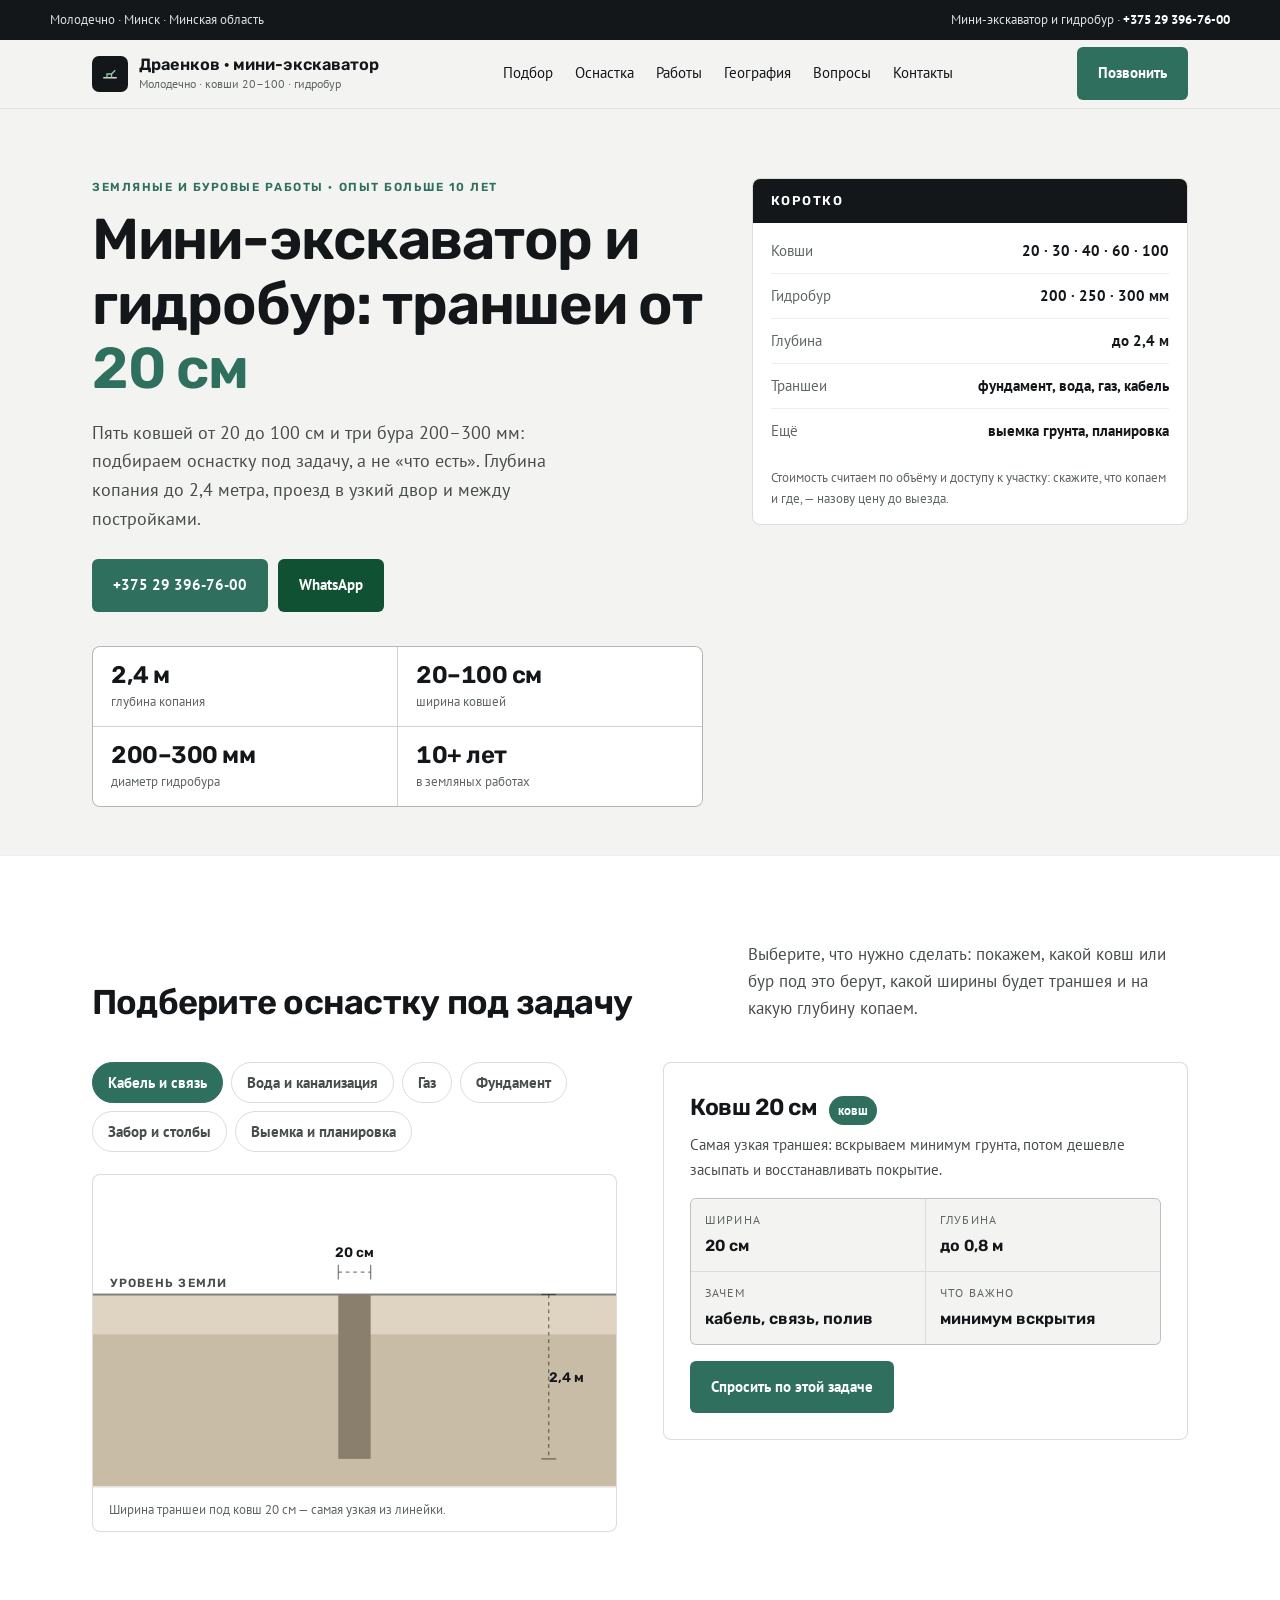
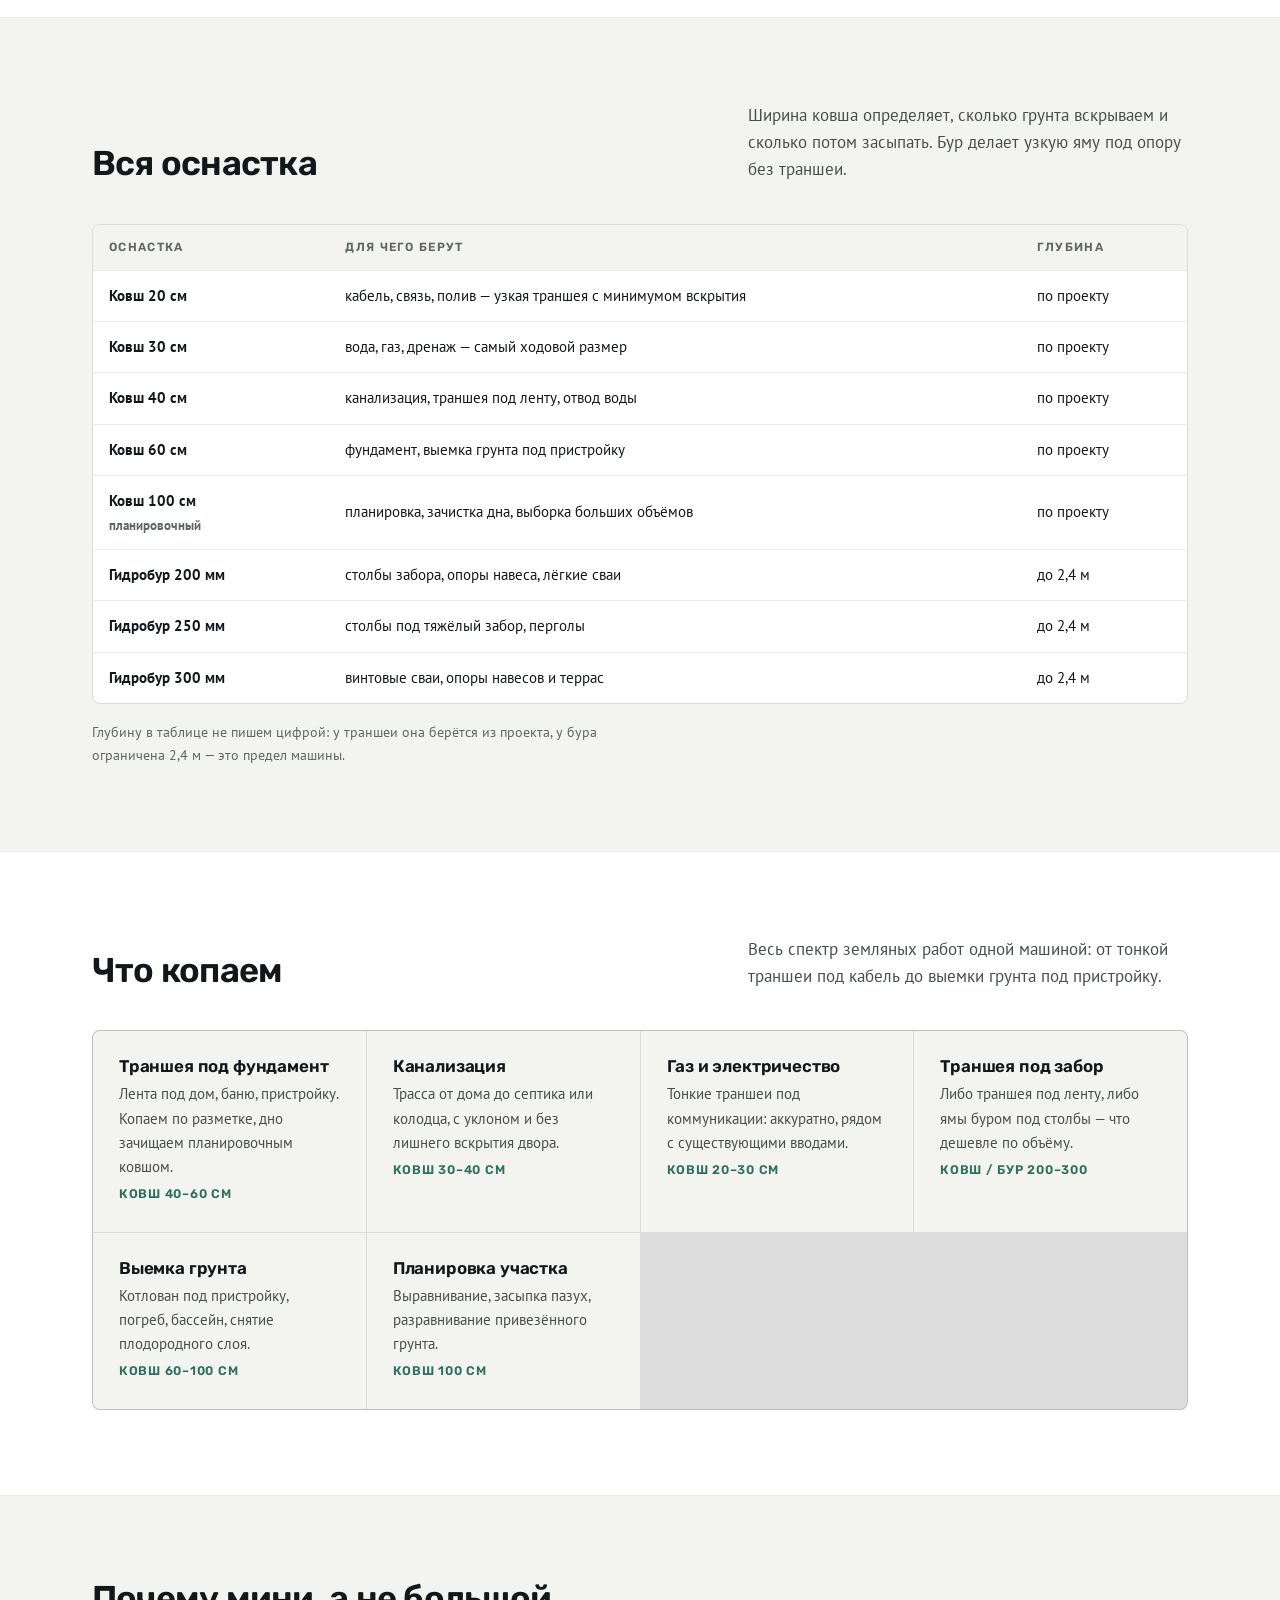
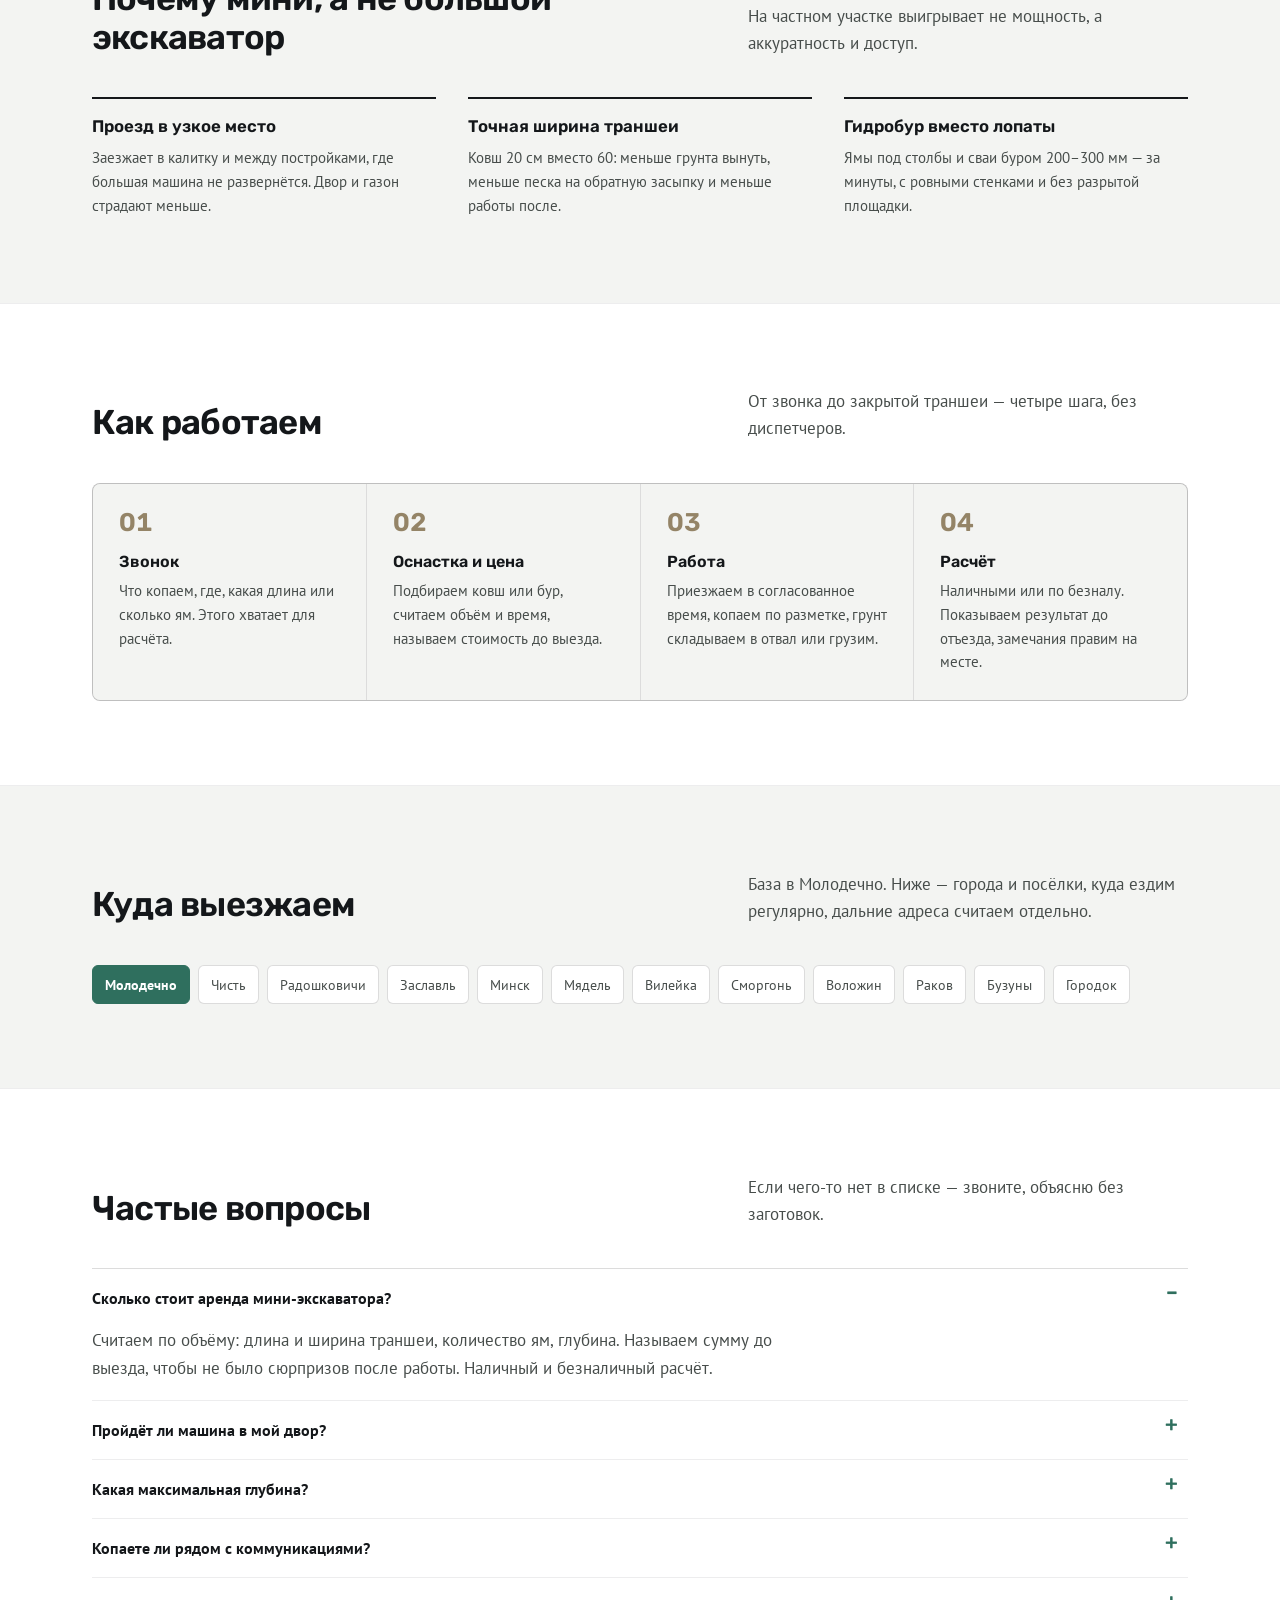
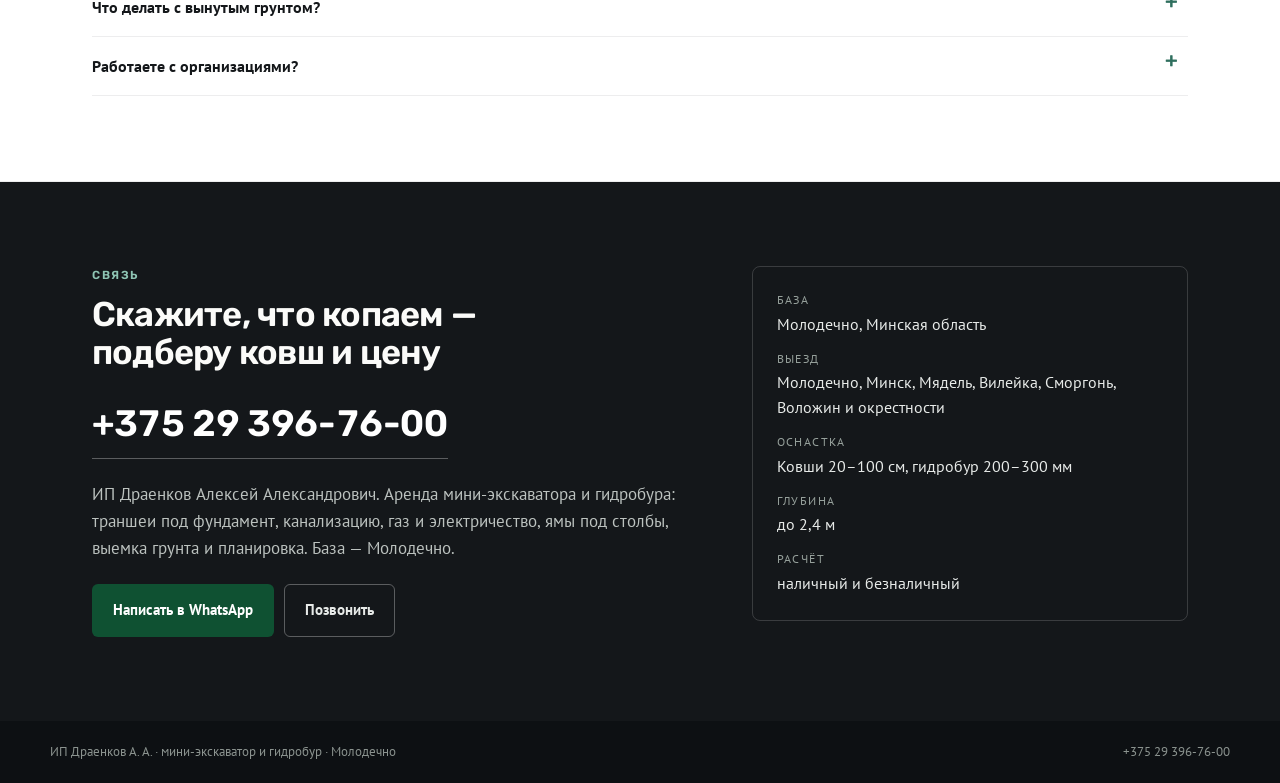
<file: index.html>
<!DOCTYPE html>
<html lang="ru">
<head>
<meta charset="UTF-8">
<meta name="viewport" content="width=device-width, initial-scale=1">
<title>Аренда мини-экскаватора и гидробура в Молодечно — ИП Драенков А. А.</title>
<meta name="description" content="Мини-экскаватор и гидробур: траншеи под фундамент, канализацию, газ, электричество и забор, выемка грунта и планировка. Ковши 20–100 см, буры 200–300 мм, глубина до 2,4 м. Молодечно, Минск и Минская область. +375 29 396-76-00.">
<link rel="icon" href="img/favicon.svg" type="image/svg+xml">
<meta property="og:type" content="website">
<meta property="og:title" content="Мини-экскаватор и гидробур — Молодечно">
<meta property="og:locale" content="ru_RU">
<link rel="stylesheet" href="style.css">
</head>
<body id="top">
<div class="top"><div class="wrap"><span>Молодечно · Минск · Минская область</span><span>Мини-экскаватор и гидробур · <b>+375 29 396-76-00</b></span></div></div>
<header class="hdr"><div class="wrap hrow">
  <a class="logo" href="#top"><i><svg viewBox="0 0 24 24" width="18" height="18" aria-hidden="true"><path d="M3 17h18" stroke="#dfd4c1" stroke-width="2"/><path d="M8 17v-5h6v5" fill="none" stroke="#8ec4b3" stroke-width="1.8"/><path d="M14 12l5-5" stroke="#8ec4b3" stroke-width="1.8"/></svg></i>
    <span><span class="lg-t">Драенков · мини-экскаватор</span><span class="lg-s">Молодечно · ковши 20–100 · гидробур</span></span></a>
  <nav class="nav">
    <a href="#pick">Подбор</a>
    <a href="#tools">Оснастка</a>
    <a href="#works">Работы</a>
    <a href="#geo">География</a>
    <a href="#faq">Вопросы</a>
    <a href="#contacts">Контакты</a>
  </nav>
  <a class="btn btn-acc" href="tel:+375293967600">Позвонить</a>
</div></header>
<main>
<section class="hero"><div class="wrap"><div class="hg">
  <div>
    <span class="kick">Земляные и буровые работы · опыт больше 10 лет</span>
    <h1>Мини-экскаватор и гидробур: траншеи от <em>20 см</em></h1>
    <p class="lead">Пять ковшей от 20 до 100 см и три бура 200–300 мм: подбираем оснастку под задачу, а не «что есть». Глубина копания до 2,4 метра, проезд в узкий двор и между постройками.</p>
    <div class="cta">
      <a class="btn btn-acc" href="tel:+375293967600">+375 29 396-76-00</a>
      <a class="btn btn-wa" href="https://wa.me/375293967600" target="_blank" rel="noopener">WhatsApp</a>
    </div>
    <div class="facts">
      <div><b>2,4 м</b><span>глубина копания</span></div>
      <div><b>20–100 см</b><span>ширина ковшей</span></div>
      <div><b>200–300 мм</b><span>диаметр гидробура</span></div>
      <div><b>10+ лет</b><span>в земляных работах</span></div>
    </div>
  </div>
  <aside class="side">
    <div class="h">Коротко</div>
    <dl>
      <div class="row"><dt>Ковши</dt><dd>20 · 30 · 40 · 60 · 100</dd></div>
      <div class="row"><dt>Гидробур</dt><dd>200 · 250 · 300 мм</dd></div>
      <div class="row"><dt>Глубина</dt><dd>до 2,4 м</dd></div>
      <div class="row"><dt>Траншеи</dt><dd>фундамент, вода, газ, кабель</dd></div>
      <div class="row"><dt>Ещё</dt><dd>выемка грунта, планировка</dd></div>
    </dl>
    <p class="note">Стоимость считаем по объёму и доступу к участку: скажите, что копаем и где, — назову цену до выезда.</p>
  </aside>
</div></div></section>
<section class="blk alt" id="pick"><div class="wrap">
  <div class="sec">
    <h2>Подберите оснастку под задачу</h2>
    <p>Выберите, что нужно сделать: покажем, какой ковш или бур под это берут, какой ширины будет траншея и на какую глубину копаем.</p>
  </div>
  <div class="pick">
    <div>
      <div class="tasks-chips" id="tchips" role="group" aria-label="Тип работы"></div>
      <figure class="cut">
        <svg class="cut-svg" viewBox="0 0 420 250" role="img" aria-labelledby="cutTitle cutDesc">
          <title id="cutTitle">Разрез траншеи</title>
          <desc id="cutDesc">Схема: ширина траншеи под выбранный ковш, глубина до 2,4 метра.</desc>
          <rect x="0" y="96" width="420" height="154" fill="#dfd4c1"/>
          <rect x="0" y="128" width="420" height="122" fill="#c9bca6"/>
          <path d="M0 96h420" stroke="#14171a" stroke-opacity=".5" stroke-width="1.5"/>
          <rect id="tr" x="197" y="96" width="26" height="132" fill="#8a7f6d"/>
          <g stroke="#14171a" stroke-opacity=".55" fill="none" stroke-width="1">
            <path id="wDim" d="M197 78h26" stroke-dasharray="3 3"/>
            <path id="wTickL" d="M197 72v12"/><path id="wTickR" d="M223 72v12"/>
            <path d="M366 96v132" stroke-dasharray="3 3"/>
            <path d="M360 96h12"/><path d="M360 228h12"/>
          </g>
          <g font-family="Rubik, sans-serif" font-size="11" fill="#14171a">
            <text id="wTex" x="210" y="66" text-anchor="middle">20 см</text>
            <text x="380" y="166" text-anchor="middle">2,4 м</text>
            <text x="14" y="90" font-size="9.5" fill="#474d4b" letter-spacing="1">УРОВЕНЬ ЗЕМЛИ</text>
          </g>
        </svg>
        <figcaption id="cutCap">Ширина траншеи под ковш 20 см. Глубина — до 2,4 м, точную берём из проекта.</figcaption>
      </figure>
    </div>
    <div class="reco" id="reco" aria-live="polite">
      <div class="tool"><b id="rTool">Ковш 20 см</b><span id="rKind">ковш</span></div>
      <p class="why" id="rWhy"></p>
      <dl>
        <div><dt>Ширина</dt><dd id="rW">20 см</dd></div>
        <div><dt>Глубина</dt><dd id="rD">до 0,8 м</dd></div>
        <div><dt>Зачем</dt><dd id="rUse">кабель, связь</dd></div>
        <div><dt>Что важно</dt><dd id="rNote">минимум вскрытия</dd></div>
      </dl>
      <a class="btn btn-acc go" id="rCall" href="tel:+375293967600">Спросить по этой задаче</a>
    </div>
  </div>
</div></section>

<section class="blk" id="tools"><div class="wrap">
  <div class="sec">
    <h2>Вся оснастка</h2>
    <p>Ширина ковша определяет, сколько грунта вскрываем и сколько потом засыпать. Бур делает узкую яму под опору без траншеи.</p>
  </div>
  <div class="tblwrap">
    <table class="tbl">
      <thead><tr><th>Оснастка</th><th>Для чего берут</th><th>Глубина</th></tr></thead>
      <tbody>
        <tr><td>Ковш 20 см</td><td>кабель, связь, полив — узкая траншея с минимумом вскрытия</td><td>по проекту</td></tr>
        <tr><td>Ковш 30 см</td><td>вода, газ, дренаж — самый ходовой размер</td><td>по проекту</td></tr>
        <tr><td>Ковш 40 см</td><td>канализация, траншея под ленту, отвод воды</td><td>по проекту</td></tr>
        <tr><td>Ковш 60 см</td><td>фундамент, выемка грунта под пристройку</td><td>по проекту</td></tr>
        <tr><td>Ковш 100 см<small>планировочный</small></td><td>планировка, зачистка дна, выборка больших объёмов</td><td>по проекту</td></tr>
        <tr><td>Гидробур 200 мм</td><td>столбы забора, опоры навеса, лёгкие сваи</td><td>до 2,4 м</td></tr>
        <tr><td>Гидробур 250 мм</td><td>столбы под тяжёлый забор, перголы</td><td>до 2,4 м</td></tr>
        <tr><td>Гидробур 300 мм</td><td>винтовые сваи, опоры навесов и террас</td><td>до 2,4 м</td></tr>
      </tbody>
    </table>
  </div>
  <p style="margin-top:16px;color:var(--ink3);font-size:.9rem">Глубину в таблице не пишем цифрой: у траншеи она берётся из проекта, у бура ограничена 2,4 м — это предел машины.</p>
</div></section>
<section class="blk alt" id="works"><div class="wrap">
  <div class="sec">
    <h2>Что копаем</h2>
    <p>Весь спектр земляных работ одной машиной: от тонкой траншеи под кабель до выемки грунта под пристройку.</p>
  </div>
  <div class="works">
    <article><h3>Траншея под фундамент</h3><p>Лента под дом, баню, пристройку. Копаем по разметке, дно зачищаем планировочным ковшом.</p><span class="tag">ковш 40–60 см</span></article>
    <article><h3>Канализация</h3><p>Трасса от дома до септика или колодца, с уклоном и без лишнего вскрытия двора.</p><span class="tag">ковш 30–40 см</span></article>
    <article><h3>Газ и электричество</h3><p>Тонкие траншеи под коммуникации: аккуратно, рядом с существующими вводами.</p><span class="tag">ковш 20–30 см</span></article>
    <article><h3>Траншея под забор</h3><p>Либо траншея под ленту, либо ямы буром под столбы — что дешевле по объёму.</p><span class="tag">ковш / бур 200–300</span></article>
    <article><h3>Выемка грунта</h3><p>Котлован под пристройку, погреб, бассейн, снятие плодородного слоя.</p><span class="tag">ковш 60–100 см</span></article>
    <article><h3>Планировка участка</h3><p>Выравнивание, засыпка пазух, разравнивание привезённого грунта.</p><span class="tag">ковш 100 см</span></article>
  </div>
</div></section>

<section class="blk" id="why"><div class="wrap">
  <div class="sec">
    <h2>Почему мини, а не большой экскаватор</h2>
    <p>На частном участке выигрывает не мощность, а аккуратность и доступ.</p>
  </div>
  <div class="why-grid">
    <div><b>Проезд в узкое место</b><p>Заезжает в калитку и между постройками, где большая машина не развернётся. Двор и газон страдают меньше.</p></div>
    <div><b>Точная ширина траншеи</b><p>Ковш 20 см вместо 60: меньше грунта вынуть, меньше песка на обратную засыпку и меньше работы после.</p></div>
    <div><b>Гидробур вместо лопаты</b><p>Ямы под столбы и сваи буром 200–300 мм — за минуты, с ровными стенками и без разрытой площадки.</p></div>
  </div>
</div></section>

<section class="blk alt" id="how"><div class="wrap">
  <div class="sec"><h2>Как работаем</h2><p>От звонка до закрытой траншеи — четыре шага, без диспетчеров.</p></div>
  <ol class="steps">
    <li><span class="n num">01</span><b>Звонок</b><p>Что копаем, где, какая длина или сколько ям. Этого хватает для расчёта.</p></li>
    <li><span class="n num">02</span><b>Оснастка и цена</b><p>Подбираем ковш или бур, считаем объём и время, называем стоимость до выезда.</p></li>
    <li><span class="n num">03</span><b>Работа</b><p>Приезжаем в согласованное время, копаем по разметке, грунт складываем в отвал или грузим.</p></li>
    <li><span class="n num">04</span><b>Расчёт</b><p>Наличными или по безналу. Показываем результат до отъезда, замечания правим на месте.</p></li>
  </ol>
</div></section>

<section class="blk" id="geo"><div class="wrap">
  <div class="sec">
    <h2>Куда выезжаем</h2>
    <p>База в Молодечно. Ниже — города и посёлки, куда ездим регулярно, дальние адреса считаем отдельно.</p>
  </div>
  <div class="geo">
    <span class="first">Молодечно</span><span>Чисть</span><span>Радошковичи</span><span>Заславль</span><span>Минск</span><span>Мядель</span><span>Вилейка</span><span>Сморгонь</span><span>Воложин</span><span>Раков</span><span>Бузуны</span><span>Городок</span>
  </div>
</div></section>
<section class="blk alt" id="faq"><div class="wrap">
  <div class="sec"><h2>Частые вопросы</h2><p>Если чего-то нет в списке — звоните, объясню без заготовок.</p></div>
  <div class="faq">
    <details open><summary>Сколько стоит аренда мини-экскаватора?</summary><div class="a">Считаем по объёму: длина и ширина траншеи, количество ям, глубина. Называем сумму до выезда, чтобы не было сюрпризов после работы. Наличный и безналичный расчёт.</div></details>
    <details><summary>Пройдёт ли машина в мой двор?</summary><div class="a">Мини-экскаватор проезжает в калитку и работает между постройками. Скажите ширину проезда и что мешает на пути — провода, навес, плитка, — подскажу, пройдём или нет.</div></details>
    <details><summary>Какая максимальная глубина?</summary><div class="a">До 2,4 метра. Если по проекту нужно глубже, честно скажу об этом сразу: тогда нужна другая техника, и я не буду обещать невозможное.</div></details>
    <details><summary>Копаете ли рядом с коммуникациями?</summary><div class="a">Да, но перед работой нужно понимать, где проходят ввод воды, газа и кабель. Если есть схема — покажите, если нет, работаем аккуратно и с запасом.</div></details>
    <details><summary>Что делать с вынутым грунтом?</summary><div class="a">По договорённости: складываем в отвал на участке или грузим в самосвал. Вывоз считается отдельно, потому что зависит от расстояния.</div></details>
    <details><summary>Работаете с организациями?</summary><div class="a">Да, наличный и безналичный расчёт. Для организаций объём и сроки согласуем до начала работ.</div></details>
  </div>
</div></section>

<section class="cont" id="contacts"><div class="wrap cg">
  <div>
    <span class="kick">Связь</span>
    <h2>Скажите, что копаем — подберу ковш и цену</h2>
    <a class="phone" href="tel:+375293967600">+375 29 396-76-00</a>
    <p style="margin-top:16px">ИП Драенков Алексей Александрович. Аренда мини-экскаватора и гидробура: траншеи под фундамент, канализацию, газ и электричество, ямы под столбы, выемка грунта и планировка. База — Молодечно.</p>
    <div class="cta">
      <a class="btn btn-wa" href="https://wa.me/375293967600" target="_blank" rel="noopener">Написать в WhatsApp</a>
      <a class="btn btn-ghost" style="color:#e7eae8;border-color:rgba(255,255,255,.3)" href="tel:+375293967600">Позвонить</a>
    </div>
  </div>
  <div class="cbox">
    <dl>
      <div><dt>База</dt><dd>Молодечно, Минская область</dd></div>
      <div><dt>Выезд</dt><dd>Молодечно, Минск, Мядель, Вилейка, Сморгонь, Воложин и окрестности</dd></div>
      <div><dt>Оснастка</dt><dd>Ковши 20–100 см, гидробур 200–300 мм</dd></div>
      <div><dt>Глубина</dt><dd>до 2,4 м</dd></div>
      <div><dt>Расчёт</dt><dd>наличный и безналичный</dd></div>
    </dl>
  </div>
</div></section>
</main>
<footer><div class="wrap">
  <span>ИП Драенков А. А. · мини-экскаватор и гидробур · Молодечно</span>
  <span><a href="tel:+375293967600">+375 29 396-76-00</a></span>
</div></footer>
</body>
</html>
<script>
(function(){
  var T=[
    {id:'cable',name:'Кабель и связь',tool:'Ковш 20 см',kind:'ковш',w:26,label:'20 см',
     why:'Самая узкая траншея: вскрываем минимум грунта, потом дешевле засыпать и восстанавливать покрытие.',
     w2:'20 см',d:'до 0,8 м',use:'кабель, связь, полив',note:'минимум вскрытия',
     cap:'Ширина траншеи под ковш 20 см — самая узкая из линейки.'},
    {id:'water',name:'Вода и канализация',tool:'Ковш 30–40 см',kind:'ковш',w:52,label:'30–40 см',
     why:'Под трубу нужен запас под песчаную подушку и уклон. Ковш 30 см берут под воду, 40 см — под канализацию.',
     w2:'30–40 см',d:'по проекту',use:'вода, канализация, дренаж',note:'запас под подушку',
     cap:'Траншея под воду и канализацию: шире ковша 20 см, чтобы влезла подушка.'},
    {id:'gas',name:'Газ',tool:'Ковш 30 см',kind:'ковш',w:39,label:'30 см',
     why:'Под газовую трубу обычно достаточно 30 см. Работаем аккуратно рядом с существующими вводами.',
     w2:'30 см',d:'по проекту',use:'газ, вода',note:'аккуратно у вводов',
     cap:'Траншея под газовую трубу — ковш 30 см.'},
    {id:'found',name:'Фундамент',tool:'Ковш 40–60 см',kind:'ковш',w:78,label:'40–60 см',
     why:'Под ленту нужна ширина с запасом под опалубку. Дно зачищаем планировочным ковшом, чтобы не добирать вручную.',
     w2:'40–60 см',d:'по проекту',use:'лента, пристройка',note:'дно под зачистку',
     cap:'Траншея под ленту фундамента — ковш 40–60 см.'},
    {id:'fence',name:'Забор и столбы',tool:'Гидробур 200–300 мм',kind:'бур',w:52,label:'200–300 мм',
     why:'Бур делает точечные ямы под столбы вместо сплошной траншеи: двор остаётся целым, грунта в разы меньше.',
     w2:'200–300 мм',d:'до 2,4 м',use:'столбы забора, опоры навеса, сваи',note:'без траншеи',
     cap:'Яма под столб гидробуром: точечно, без разрытой площадки.'},
    {id:'plan',name:'Выемка и планировка',tool:'Ковш 100 см',kind:'ковш',w:130,label:'100 см',
     why:'Планировочный ковш снимает и разравнивает большие площади: зачистка дна, засыпка пазух, выравнивание участка.',
     w2:'100 см',d:'по проекту',use:'планировка, засыпка',note:'большие объёмы',
     cap:'Планировочный ковш 100 см: выравнивание и засыпка.'}
  ];
  var cur=T[0];
  var chips=document.getElementById('tchips');
  var tr=document.getElementById('tr'), wDim=document.getElementById('wDim'), wTickL=document.getElementById('wTickL'),
      wTickR=document.getElementById('wTickR'), wTex=document.getElementById('wTex');
  var rTool=document.getElementById('rTool'), rKind=document.getElementById('rKind'), rWhy=document.getElementById('rWhy'),
      rW=document.getElementById('rW'), rD=document.getElementById('rD'), rUse=document.getElementById('rUse'),
      rNote=document.getElementById('rNote'), cutCap=document.getElementById('cutCap');
  if(!chips||!tr) return;
  chips.innerHTML=T.map(function(t,i){
    return '<button class="tchip" type="button" data-i="'+i+'" aria-pressed="'+(i===0)+'">'+t.name+'</button>';
  }).join('');
  function draw(t){
    var cx=210, w=t.w, x=Math.round(cx-w/2);
    tr.setAttribute('x',x); tr.setAttribute('width',w);
    wDim.setAttribute('d','M'+x+' 78h'+w);
    wTickL.setAttribute('d','M'+x+' 72v12');
    wTickR.setAttribute('d','M'+(x+w)+' 72v12');
    wTex.textContent=t.label;
    wTex.setAttribute('x',cx);
    rTool.textContent=t.tool; rKind.textContent=t.kind; rWhy.textContent=t.why;
    rW.textContent=t.w2; rD.textContent=t.d; rUse.textContent=t.use; rNote.textContent=t.note;
    cutCap.textContent=t.cap;
  }
  chips.addEventListener('click',function(e){
    var b=e.target.closest('.tchip'); if(!b) return;
    cur=T[+b.dataset.i];
    chips.querySelectorAll('.tchip').forEach(function(x){x.setAttribute('aria-pressed',String(x===b))});
    draw(cur);
  });
  draw(cur);
  window.__pick={data:T,get:function(){return cur}};
})();
</script>
</body>
</html>
</file>
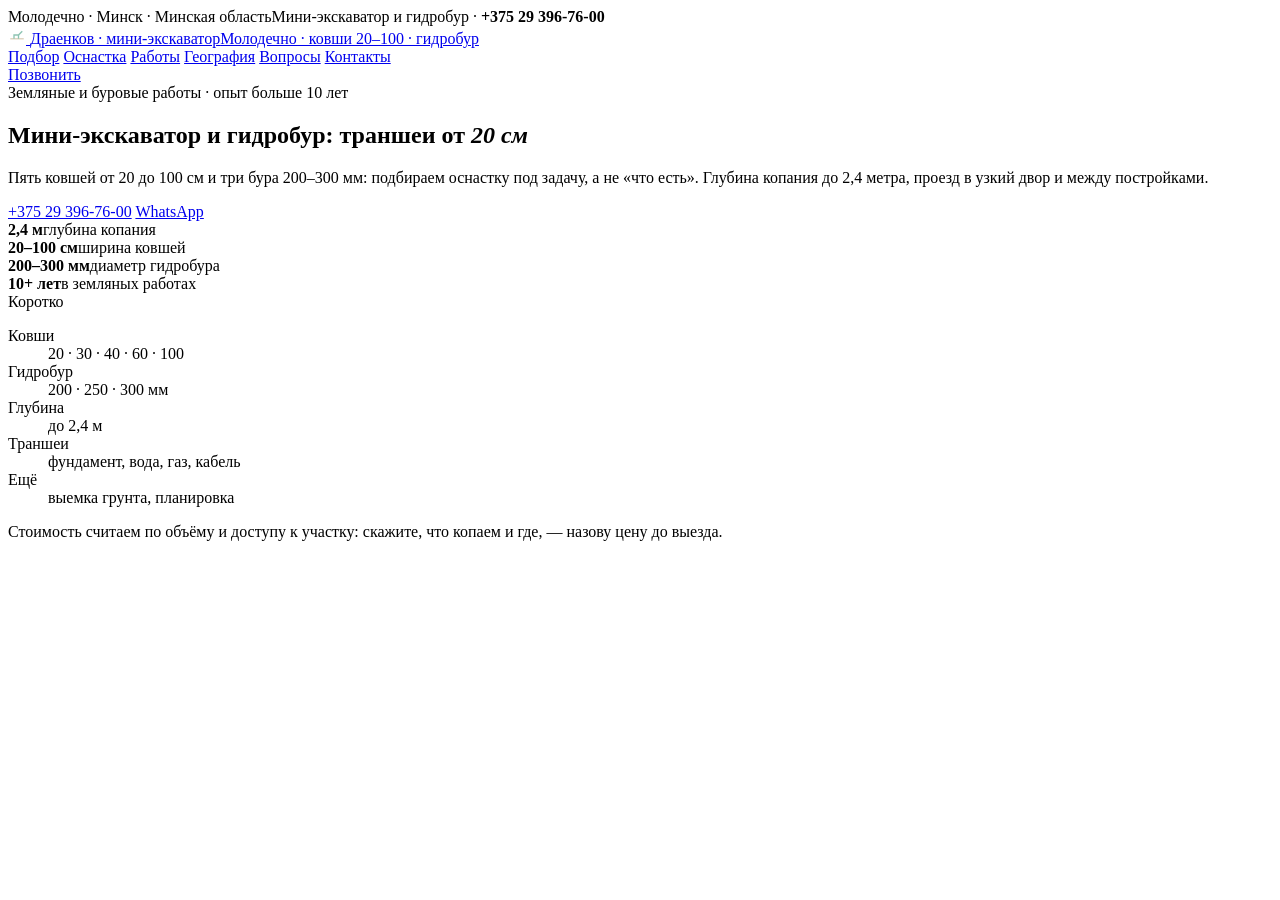
<file: a1.html>
<body id="top">
<div class="top"><div class="wrap"><span>Молодечно · Минск · Минская область</span><span>Мини-экскаватор и гидробур · <b>+375 29 396-76-00</b></span></div></div>
<header class="hdr"><div class="wrap hrow">
  <a class="logo" href="#top"><i><svg viewBox="0 0 24 24" width="18" height="18" aria-hidden="true"><path d="M3 17h18" stroke="#dfd4c1" stroke-width="2"/><path d="M8 17v-5h6v5" fill="none" stroke="#8ec4b3" stroke-width="1.8"/><path d="M14 12l5-5" stroke="#8ec4b3" stroke-width="1.8"/></svg></i>
    <span><span class="lg-t">Драенков · мини-экскаватор</span><span class="lg-s">Молодечно · ковши 20–100 · гидробур</span></span></a>
  <nav class="nav">
    <a href="#pick">Подбор</a>
    <a href="#tools">Оснастка</a>
    <a href="#works">Работы</a>
    <a href="#geo">География</a>
    <a href="#faq">Вопросы</a>
    <a href="#contacts">Контакты</a>
  </nav>
  <a class="btn btn-acc" href="tel:+375293967600">Позвонить</a>
</div></header>
<main>
<section class="hero"><div class="wrap"><div class="hg">
  <div>
    <span class="kick">Земляные и буровые работы · опыт больше 10 лет</span>
    <h1>Мини-экскаватор и гидробур: траншеи от <em>20 см</em></h1>
    <p class="lead">Пять ковшей от 20 до 100 см и три бура 200–300 мм: подбираем оснастку под задачу, а не «что есть». Глубина копания до 2,4 метра, проезд в узкий двор и между постройками.</p>
    <div class="cta">
      <a class="btn btn-acc" href="tel:+375293967600">+375 29 396-76-00</a>
      <a class="btn btn-wa" href="https://wa.me/375293967600" target="_blank" rel="noopener">WhatsApp</a>
    </div>
    <div class="facts">
      <div><b>2,4 м</b><span>глубина копания</span></div>
      <div><b>20–100 см</b><span>ширина ковшей</span></div>
      <div><b>200–300 мм</b><span>диаметр гидробура</span></div>
      <div><b>10+ лет</b><span>в земляных работах</span></div>
    </div>
  </div>
  <aside class="side">
    <div class="h">Коротко</div>
    <dl>
      <div class="row"><dt>Ковши</dt><dd>20 · 30 · 40 · 60 · 100</dd></div>
      <div class="row"><dt>Гидробур</dt><dd>200 · 250 · 300 мм</dd></div>
      <div class="row"><dt>Глубина</dt><dd>до 2,4 м</dd></div>
      <div class="row"><dt>Траншеи</dt><dd>фундамент, вода, газ, кабель</dd></div>
      <div class="row"><dt>Ещё</dt><dd>выемка грунта, планировка</dd></div>
    </dl>
    <p class="note">Стоимость считаем по объёму и доступу к участку: скажите, что копаем и где, — назову цену до выезда.</p>
  </aside>
</div></div></section>
</file>
<file: style.css>
@font-face{font-family:'Rubik';font-style:normal;font-weight:600;font-display:block;src:url('fonts/rubik-cyrillic-600.woff2') format('woff2');unicode-range:U+0301, U+0400-045F, U+0490-0491, U+04B0-04B1, U+2116}
@font-face{font-family:'Rubik';font-style:normal;font-weight:600;font-display:block;src:url('fonts/rubik-latin-600.woff2') format('woff2');unicode-range:U+0000-00FF, U+0131, U+0152-0153, U+2000-206F, U+20AC, U+2122}
@font-face{font-family:'PT Sans';font-style:normal;font-weight:400;font-display:block;src:url('fonts/pt-sans-cyrillic-400.woff2') format('woff2');unicode-range:U+0301, U+0400-045F, U+0490-0491, U+04B0-04B1, U+2116}
@font-face{font-family:'PT Sans';font-style:normal;font-weight:400;font-display:block;src:url('fonts/pt-sans-latin-400.woff2') format('woff2');unicode-range:U+0000-00FF, U+0131, U+0152-0153, U+2000-206F, U+20AC, U+2122}
@font-face{font-family:'PT Sans';font-style:normal;font-weight:700;font-display:block;src:url('fonts/pt-sans-cyrillic-700.woff2') format('woff2');unicode-range:U+0301, U+0400-045F, U+0490-0491, U+04B0-04B1, U+2116}
@font-face{font-family:'PT Sans';font-style:normal;font-weight:700;font-display:block;src:url('fonts/pt-sans-latin-700.woff2') format('woff2');unicode-range:U+0000-00FF, U+0131, U+0152-0153, U+2000-206F, U+20AC, U+2122}
:root{
 --bg:#f3f4f2; --surf:#ffffff; --ink:#14171a; --ink2:#474d4b; --ink3:#5f6763;
 --pine:#2f6f5e; --pine-d:#225446; --pine-d2:#225446;
 --soil:#dfd4c1; --soil2:#c9bca6;
 --line:rgba(20,23,26,.15); --line2:rgba(20,23,26,.075);
 --r:8px; --ease:cubic-bezier(.16,1,.3,1);
 --f:"Rubik",system-ui,sans-serif; --fb:"PT Sans",system-ui,sans-serif;
}
*{margin:0;padding:0;box-sizing:border-box}
html{-webkit-text-size-adjust:100%;scroll-behavior:smooth}
body{font-family:var(--fb);background:var(--bg);color:var(--ink);font-size:1.0625rem;line-height:1.6;-webkit-font-smoothing:antialiased;overflow-x:hidden}
img,svg{max-width:100%;display:block}
a{color:inherit;text-decoration:none}
.wrap{max-width:1180px;margin:0 auto;padding:0 clamp(18px,4vw,42px)}
h1,h2,h3{font-family:var(--f);font-weight:600;line-height:1.12;letter-spacing:-.022em;overflow-wrap:anywhere}
h1{font-size:clamp(2.1rem,4.6vw,3.6rem)}
h2{font-size:clamp(1.5rem,2.7vw,2.15rem)}
h3{font-size:1.06rem;letter-spacing:-.01em}
p{max-width:66ch}
.kick{display:block;font-family:var(--f);font-size:.73rem;letter-spacing:.13em;text-transform:uppercase;font-weight:500;color:var(--pine);margin-bottom:11px}
.num{font-variant-numeric:tabular-nums}
a:focus-visible,button:focus-visible,summary:focus-visible{outline:2px solid var(--pine);outline-offset:3px}
.top{background:var(--ink);color:#dce0de;font-size:.84rem}
.top .wrap{display:flex;flex-wrap:wrap;gap:8px 24px;justify-content:space-between;padding:9px 0}
.top b{color:#fff;font-weight:700}
.hdr{position:sticky;top:0;z-index:60;background:rgba(243,244,242,.94);backdrop-filter:blur(10px);border-bottom:1px solid var(--line2)}
.hrow{display:flex;align-items:center;justify-content:space-between;gap:16px;min-height:68px}
.logo{display:flex;align-items:center;gap:11px;min-width:0}
.logo i{width:36px;height:36px;border-radius:7px;background:var(--ink);display:grid;place-items:center;flex:none}
.lg-t{display:block;font-family:var(--f);font-weight:600;font-size:1.02rem;line-height:1.1;white-space:nowrap;overflow:hidden;text-overflow:ellipsis}
.lg-s{display:block;font-size:.75rem;color:var(--ink3);line-height:1.2;margin-top:3px}
.nav{display:flex;gap:22px;font-size:.94rem}
.nav a{padding:6px 0;border-bottom:1px solid transparent;transition:border-color .18s var(--ease),color .18s}
.nav a:hover{border-color:var(--pine);color:var(--pine)}
.btn{display:inline-flex;align-items:center;justify-content:center;gap:8px;font-family:var(--fb);font-weight:700;font-size:.95rem;padding:13px 20px;border-radius:6px;border:1px solid transparent;cursor:pointer;transition:background .18s var(--ease),color .18s,border-color .18s}
.btn-acc{background:var(--pine);color:#fff}
.btn-acc:hover{background:var(--pine-d2)}
.btn-ghost{background:transparent;border-color:var(--line);color:var(--ink)}
.btn-ghost:hover{border-color:var(--ink)}
.btn-wa{background:#0f5132;color:#fff}
.btn-wa:hover{background:#0a3a24}
@media (max-width:1000px){.nav{display:none}}
@media (max-width:520px){.hrow .btn{display:none}.lg-s{display:none}}
.hero{padding:clamp(34px,5.4vw,72px) 0 clamp(26px,4vw,48px)}
.hg{display:grid;grid-template-columns:minmax(0,7fr) minmax(0,5fr);gap:clamp(24px,3.8vw,54px);align-items:start}
.hero h1{max-width:18ch;margin-bottom:18px}
.hero h1 em{font-style:normal;color:var(--pine)}
.lead{color:var(--ink2);font-size:1.12rem;max-width:50ch}
.cta{display:flex;flex-wrap:wrap;gap:10px;margin-top:26px}
.facts{display:grid;grid-template-columns:1fr 1fr;gap:1px;background:var(--line);border:1px solid var(--line);border-radius:var(--r);overflow:hidden;margin-top:34px}
.facts div{background:var(--surf);padding:16px 18px}
.facts b{display:block;font-family:var(--f);font-size:1.5rem;font-weight:600;line-height:1;font-variant-numeric:tabular-nums;letter-spacing:-.02em}
.facts span{display:block;font-size:.8rem;color:var(--ink3);margin-top:6px;line-height:1.35}
.side{border:1px solid var(--line);border-radius:var(--r);background:var(--surf);overflow:hidden}
.side .h{background:var(--ink);color:#fff;padding:12px 18px;font-family:var(--f);font-size:.8rem;letter-spacing:.12em;text-transform:uppercase;font-weight:500}
.side dl{padding:6px 18px 14px}
.side .row{display:flex;justify-content:space-between;gap:14px;padding:10px 0;border-bottom:1px solid var(--line2);font-size:.94rem}
.side .row:last-child{border-bottom:0}
.side dt{color:var(--ink3)}
.side dd{font-weight:700;text-align:right;font-variant-numeric:tabular-nums}
.side .note{padding:0 18px 16px;font-size:.84rem;color:var(--ink3);line-height:1.5}
@media (max-width:900px){.hg{grid-template-columns:1fr}}
.blk{padding:clamp(50px,6.6vw,96px) 0}
.alt{background:var(--surf);border-top:1px solid var(--line2);border-bottom:1px solid var(--line2)}
.sec{display:grid;grid-template-columns:minmax(0,7fr) minmax(0,5fr);gap:clamp(16px,3.2vw,44px);align-items:end;margin-bottom:clamp(24px,3.2vw,40px)}
.sec p{color:var(--ink2)}
@media (max-width:860px){.sec{grid-template-columns:1fr}}
/* подбор оснастки */
.pick{display:grid;grid-template-columns:minmax(0,6fr) minmax(0,6fr);gap:clamp(22px,3.6vw,52px);align-items:start}
.tasks-chips{display:flex;flex-wrap:wrap;gap:8px;margin-bottom:22px}
.tchip{font-family:var(--fb);font-size:.92rem;font-weight:700;padding:10px 15px;border-radius:999px;border:1px solid var(--line);background:transparent;color:var(--ink2);cursor:pointer;transition:background .16s var(--ease),color .16s,border-color .16s}
.tchip:hover{border-color:var(--ink3);color:var(--ink)}
.tchip[aria-pressed="true"]{background:var(--pine);border-color:var(--pine);color:#fff}
.reco{border:1px solid var(--line);border-radius:var(--r);background:var(--surf);padding:clamp(18px,2.4vw,26px)}
.reco .tool{display:flex;align-items:baseline;gap:12px;flex-wrap:wrap;margin-bottom:6px}
.reco .tool b{font-family:var(--f);font-size:1.45rem;font-weight:600;letter-spacing:-.02em}
.reco .tool span{font-size:.82rem;padding:4px 9px;border-radius:999px;background:var(--pine);color:#fff;font-weight:700;font-variant-numeric:tabular-nums}
.reco .why{color:var(--ink2);font-size:.96rem;margin-bottom:16px}
.reco dl{display:grid;grid-template-columns:1fr 1fr;gap:1px;background:var(--line);border:1px solid var(--line);border-radius:6px;overflow:hidden}
.reco dl div{background:var(--bg);padding:12px 14px}
.reco dt{font-size:.72rem;letter-spacing:.1em;text-transform:uppercase;color:var(--ink3);margin-bottom:4px}
.reco dd{font-family:var(--f);font-weight:600;font-size:1rem;font-variant-numeric:tabular-nums}
.reco .go{display:inline-flex;margin-top:16px}
/* схема разреза */
.cut{border:1px solid var(--line);border-radius:var(--r);background:var(--surf);padding:0;overflow:hidden}
.cut svg{width:100%;height:auto;display:block}
.cut figcaption{padding:12px 16px;font-size:.84rem;color:var(--ink3);border-top:1px solid var(--line2);line-height:1.45}
@media (max-width:860px){.pick{grid-template-columns:1fr}}
/* оснастка таблица */
.tblwrap{border:1px solid var(--line);border-radius:var(--r);overflow:hidden;background:var(--surf)}
.tbl{width:100%;border-collapse:collapse;font-size:.95rem}
.tbl th,.tbl td{text-align:left;padding:13px 16px;border-bottom:1px solid var(--line2)}
.tbl th{background:var(--bg);font-family:var(--f);font-size:.74rem;letter-spacing:.11em;text-transform:uppercase;color:var(--ink3);font-weight:500}
.tbl td:first-child{font-weight:700;white-space:nowrap;font-variant-numeric:tabular-nums}
.tbl tr:last-child td{border-bottom:0}
.tbl td small{display:block;color:var(--ink3);font-size:.82rem;margin-top:2px}
/* что копаем */
.works{display:grid;grid-template-columns:repeat(auto-fit,minmax(260px,1fr));gap:1px;background:var(--line);border:1px solid var(--line);border-radius:var(--r);overflow:hidden}
.works article{background:var(--bg);padding:clamp(18px,2.4vw,26px)}
.works h3{margin-bottom:6px}
.works p{color:var(--ink2);font-size:.94rem}
.works .tag{margin-top:10px;font-family:var(--f);font-size:.78rem;letter-spacing:.06em;color:var(--pine);text-transform:uppercase;font-weight:500}
/* почему мини */
.why-grid{display:grid;grid-template-columns:repeat(3,1fr);gap:clamp(16px,2.6vw,32px)}
.why-grid div{border-top:2px solid var(--ink);padding-top:14px}
.why-grid b{display:block;font-family:var(--f);font-size:1.05rem;margin-bottom:6px}
.why-grid p{color:var(--ink2);font-size:.94rem}
@media (max-width:820px){.why-grid{grid-template-columns:1fr}}
/* шаги */
.steps{list-style:none;display:grid;grid-template-columns:repeat(4,1fr);gap:1px;background:var(--line);border:1px solid var(--line);border-radius:var(--r);overflow:hidden}
.steps li{background:var(--bg);padding:clamp(18px,2.4vw,26px)}
.steps .n{font-family:var(--f);font-size:1.6rem;font-weight:600;color:#948467;line-height:1;font-variant-numeric:tabular-nums}
.steps b{display:block;font-family:var(--f);font-size:1rem;margin:10px 0 5px}
.steps p{color:var(--ink2);font-size:.92rem}
@media (max-width:900px){.steps{grid-template-columns:1fr 1fr}}
@media (max-width:560px){.steps{grid-template-columns:1fr}}
/* география */
.geo{display:flex;flex-wrap:wrap;gap:8px}
.geo span{font-size:.9rem;padding:7px 12px;border-radius:6px;background:var(--surf);border:1px solid var(--line);color:var(--ink2)}
.geo span.first{background:var(--pine);border-color:var(--pine);color:#fff;font-weight:700}
/* вопросы */
.faq{border-top:1px solid var(--line);margin-top:6px}
.faq details{border-bottom:1px solid var(--line2)}
.faq summary{cursor:pointer;list-style:none;padding:16px 42px 16px 0;position:relative;font-weight:700;font-size:1.02rem;font-family:var(--fb)}
.faq summary::-webkit-details-marker{display:none}
.faq summary::after{content:"+";position:absolute;right:10px;top:13px;font-family:var(--f);font-size:1.3rem;color:var(--pine);line-height:1}
.faq details[open] summary::after{content:"–"}
.faq .a{padding:0 0 18px;color:var(--ink2);max-width:76ch}
/* контакты */
.cont{background:var(--ink);color:#e7eae8;padding:clamp(48px,6.6vw,92px) 0}
.cg{display:grid;grid-template-columns:minmax(0,7fr) minmax(0,5fr);gap:clamp(24px,3.8vw,56px);align-items:start}
.cont h2{color:#fbfbf9;margin-bottom:14px;max-width:20ch}
.cont .kick{color:#8ec4b3}
.cont p{color:#bcc2bf}
.phone{display:inline-block;font-family:var(--f);font-size:clamp(1.6rem,3.4vw,2.3rem);font-weight:600;letter-spacing:-.01em;color:#fff;margin:8px 0 6px;font-variant-numeric:tabular-nums;border-bottom:1px solid rgba(255,255,255,.3);padding-bottom:4px;transition:border-color .2s var(--ease),color .2s}
.phone:hover{border-color:#fff}
.cont .cta{display:flex;flex-wrap:wrap;gap:10px;margin-top:22px}
.cbox{border:1px solid rgba(255,255,255,.16);border-radius:var(--r);padding:clamp(16px,2.4vw,24px)}
.cbox dl{display:grid;gap:13px}
.cbox dt{font-size:.72rem;letter-spacing:.12em;text-transform:uppercase;color:#96a09b;margin-bottom:2px}
.cbox dd{font-size:.98rem;color:#e7eae8}
footer{background:#0d1013;color:#8b938f;font-size:.84rem}
footer .wrap{display:flex;flex-wrap:wrap;gap:10px 24px;justify-content:space-between;padding:20px 0}
footer a:hover{color:#c6ccc8}
@media (max-width:900px){.cg{grid-template-columns:1fr}}
</file>
